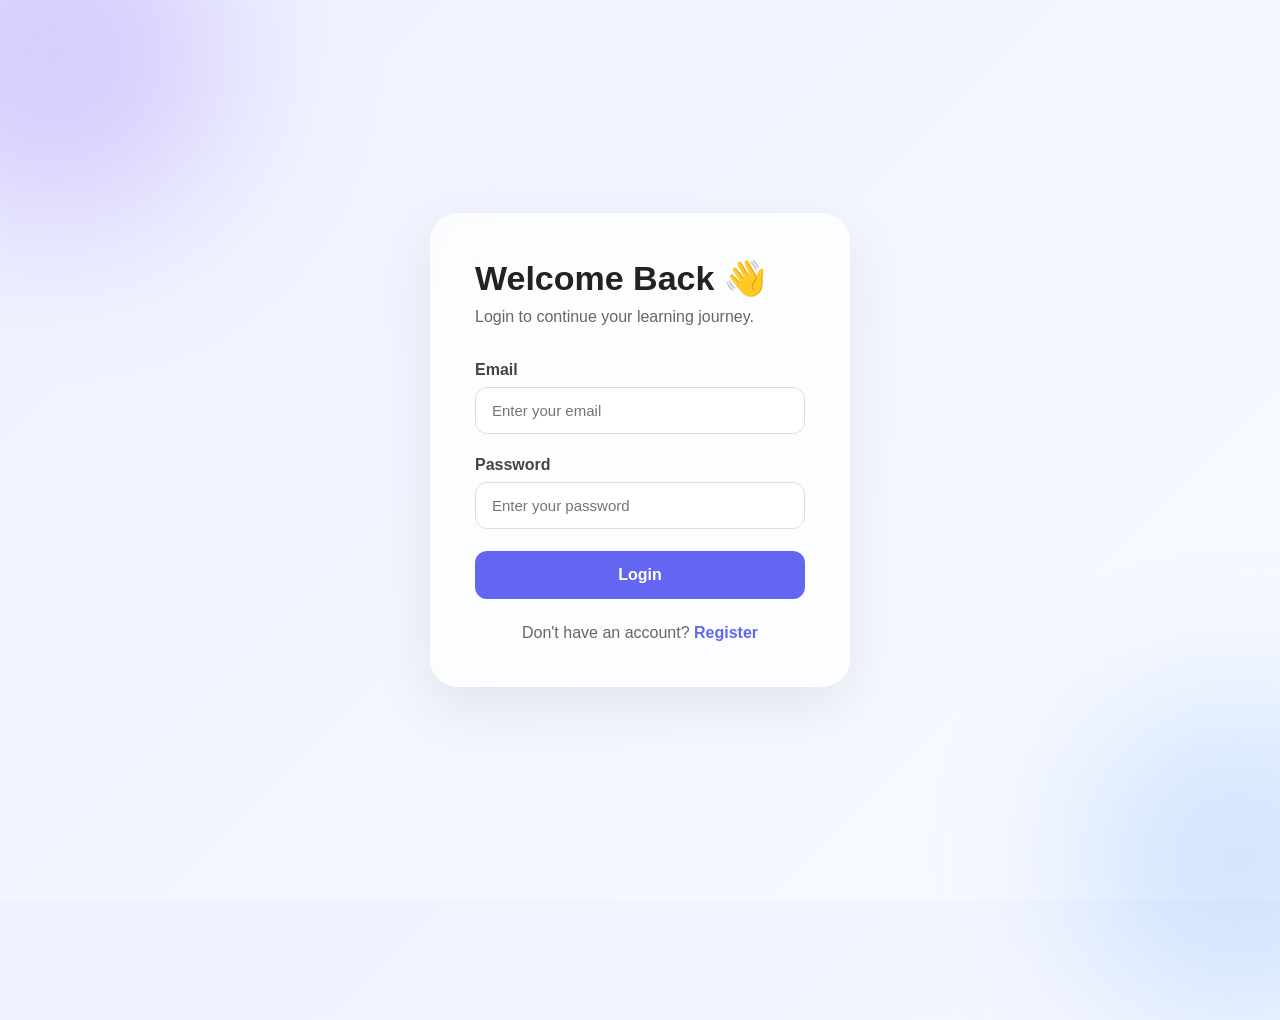
<file: src/main/resources/static/dashboard.html>
<!DOCTYPE html>
<html lang="en">

<head>

    <meta charset="UTF-8">
    <meta name="viewport" content="width=device-width, initial-scale=1.0">

    <title>Dashboard | Career Compass</title>

    <link rel="stylesheet" href="css/dashboard.css">

</head>

<body>

<div class="dashboard">

    <div class="sidebar">

        <h2>🧭 Career Compass</h2>

        <a href="#welcome-section">Dashboard</a>
        <a href="#roadmap-section">Roadmaps</a>
        <a href="#progressText">Progress</a>
        <a href="index.html">Back To Home</a>

        <button id="logoutBtn">Logout</button>

    </div>

    <div class="content">

        <!-- ================= WELCOME ================= -->

        <div class="welcome-section">

            <div class="welcome-text">

        <span class="welcome-badge">
            🚀 Dashboard
        </span>

                <h1 id="welcome">
                    Welcome 👋
                </h1>

                <p>
                    Keep learning consistently.
                    Every small step brings you closer to your dream career.
                </p>

            </div>

            <div class="profile-box">

                <div class="avatar">

                    👩‍💻

                </div>

                <h3 id="profileName">
                    Student
                </h3>

                <span>
            Career Explorer
        </span>

            </div>

        </div>

        <div class="cards">

            <div class="card">

                <div class="card-icon">📚</div>

                <h3>Roadmaps</h3>

                <p>3</p>

            </div>

            <div class="card">

                <div class="card-icon">🎯</div>

                <h3>Progress</h3>

                <p id="progressPercent">0%</p>

            </div>

            <div class="card">

                <div class="card-icon">🔥</div>

                <h3>Streak</h3>

                <p>12 Days</p>

            </div>

            <div class="card">

                <div class="card-icon">🏆</div>

                <h3>Completed</h3>

                <p id="completedTopics">0</p>

            </div>

        </div>

    </div>

</div>

<!-- ================= ROADMAP GENERATOR ================= -->

<div class="roadmap-section">

    <h2>Generate Your Learning Roadmap</h2>

    <div class="roadmap-form">

        <input
                type="text"
                id="goal"
                placeholder="Enter your career goal (e.g. Java Developer)"
        >

        <button id="generateBtn">
            Generate Roadmap
        </button>

    </div>

    <div class="progress-container">

        <div class="progress-bar">

            <div id="progressFill"></div>

        </div>

        <p id="progressText">

            0% Completed

        </p>

    </div>

    <div id="roadmapResult"></div>

    <div id="roadmapResult">

    </div>

</div>

<script src="js/dashboard.js"></script>

</body>
</html>
</file>
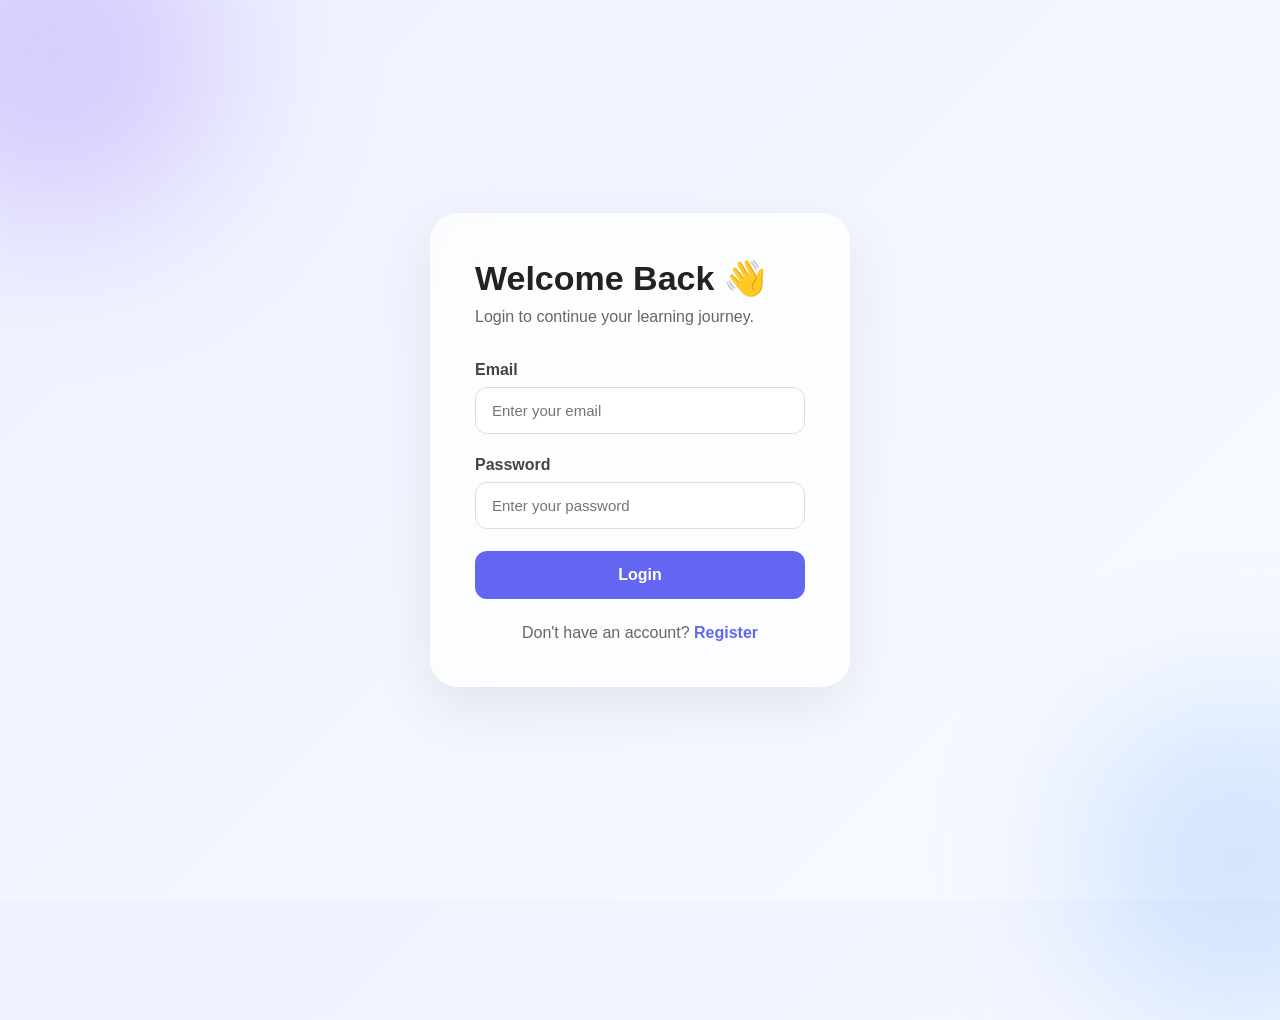
<file: src/main/resources/static/login.html>
<!DOCTYPE html>
<html lang="en">
<head>

    <meta charset="UTF-8">
    <meta name="viewport" content="width=device-width, initial-scale=1.0">

    <title>Career Compass | Login</title>

    <link rel="stylesheet" href="css/login.css">

</head>

<body>

<!-- Background -->

<div class="circle circle1"></div>
<div class="circle circle2"></div>

<!-- Login Card -->

<div class="login-card">

    <h2>Welcome Back 👋</h2>

    <p>Login to continue your learning journey.</p>

    <form id="loginForm">

        <div class="input-group">

            <label>Email</label>

            <input
                    type="email"
                    id="email"
                    placeholder="Enter your email"
                    required>

        </div>

        <div class="input-group">

            <label>Password</label>

            <input
                    type="password"
                    id="password"
                    placeholder="Enter your password"
                    required>

        </div>

        <button type="submit" class="login-btn">

            Login

        </button>

    </form>

    <div class="register">

        Don't have an account?

        <a href="register.html">Register</a>

    </div>

</div>

<script src="js/login.js"></script>

</body>
</html>
</file>
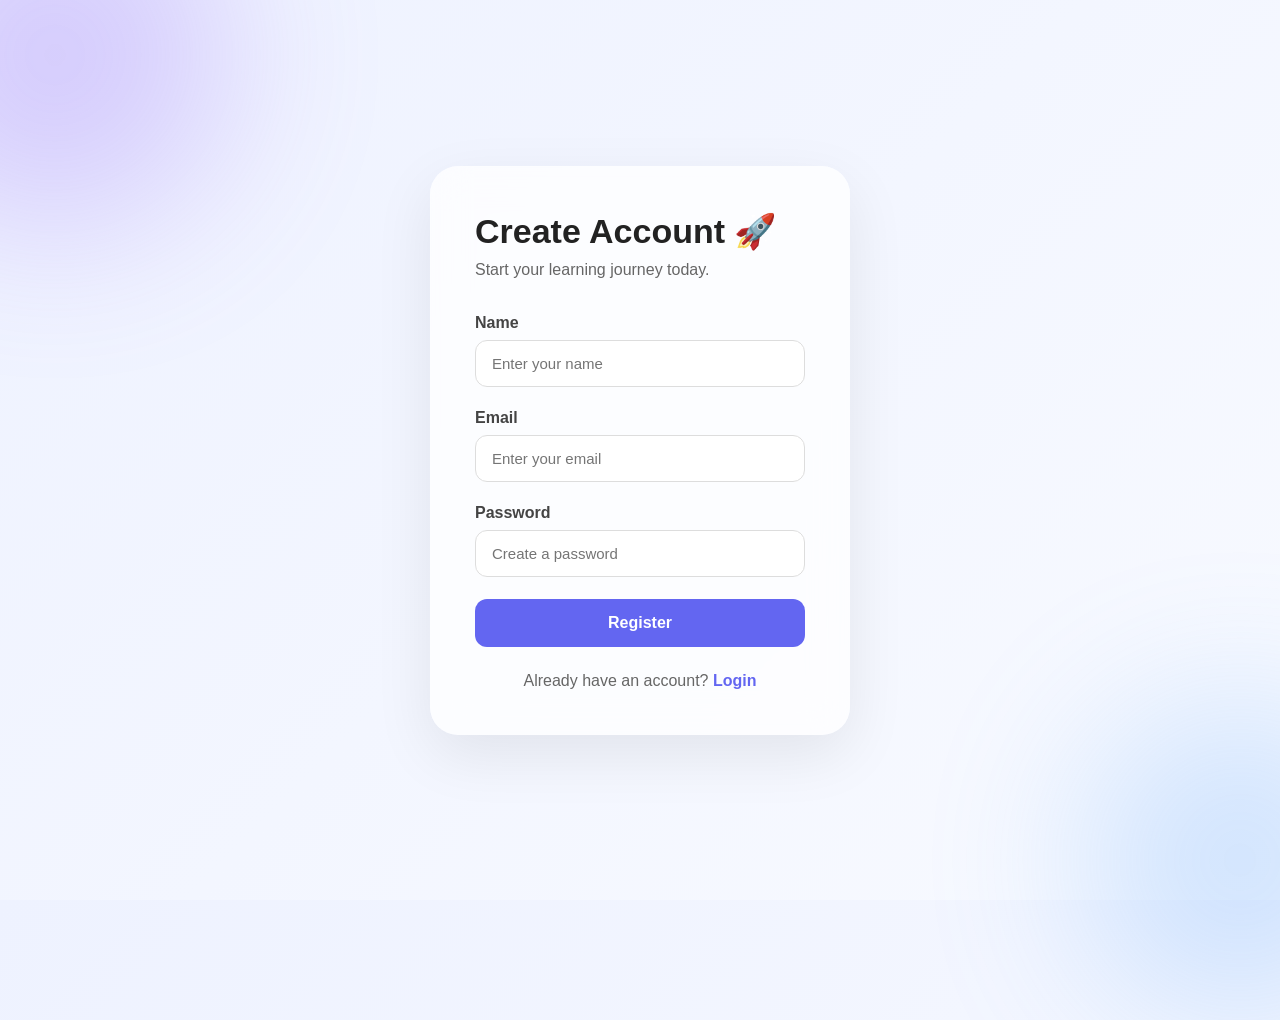
<file: src/main/resources/static/register.html>
<!DOCTYPE html>
<html lang="en">

<head>

    <meta charset="UTF-8">
    <meta name="viewport" content="width=device-width, initial-scale=1.0">

    <title>Career Compass | Register</title>

    <link rel="stylesheet" href="css/register.css">

</head>

<body>

<div class="circle circle1"></div>
<div class="circle circle2"></div>

<div class="register-card">

    <h2>Create Account 🚀</h2>

    <p>Start your learning journey today.</p>

    <form id="registerForm">

        <div class="input-group">

            <label>Name</label>

            <input
                    type="text"
                    id="name"
                    placeholder="Enter your name"
                    required>

        </div>

        <div class="input-group">

            <label>Email</label>

            <input
                    type="email"
                    id="email"
                    placeholder="Enter your email"
                    required>

        </div>

        <div class="input-group">

            <label>Password</label>

            <input
                    type="password"
                    id="password"
                    placeholder="Create a password"
                    required>

        </div>

        <button type="submit" class="register-btn">

            Register

        </button>

    </form>

    <div class="login-link">

        Already have an account?

        <a href="login.html">Login</a>

    </div>

</div>

<script src="js/register.js"></script>

</body>

</html>
</file>
<file: src/main/resources/static/css/dashboard.css>
/* ================= DASHBOARD ================= */

*{
    margin:0;
    padding:0;
    box-sizing:border-box;
    font-family:'Poppins',sans-serif;
}

body{

    background:#f5f7ff;

}

.dashboard{

    display:flex;

    min-height:100vh;

}

/* ================= SIDEBAR ================= */

.sidebar{

    width:260px;

    background:#6366F1;

    color:white;

    padding:35px 25px;

    display:flex;

    flex-direction:column;

}

.sidebar h2{

    margin-bottom:45px;

    font-size:28px;

}

.sidebar a{

    text-decoration:none;

    color:white;

    margin:15px 0;

    padding:12px;

    border-radius:10px;

    transition:.3s;

}

.sidebar a:hover{

    background:rgba(255,255,255,.15);

}

#logoutBtn{

    margin-top:auto;

    padding:14px;

    border:none;

    border-radius:10px;

    background:white;

    color:#6366F1;

    font-weight:700;

    cursor:pointer;

}


/* ================= CONTENT ================= */

.content{

    flex:1;

    padding:50px;

}

.content h1{

    font-size:42px;

    color:#222;

    margin-bottom:40px;

}

/* ================= CARDS ================= */

.cards{

    display:grid;

    grid-template-columns:repeat(auto-fit,minmax(220px,1fr));

    gap:25px;

}

.card{

    background:white;

    padding:30px;

    border-radius:20px;

    box-shadow:0 15px 35px rgba(0,0,0,.08);

    transition:.35s ease;

}

.card:hover{

    transform:translateY(-8px);

    box-shadow:0 25px 50px rgba(99,102,241,.15);

}

.card h3{

    color:#666;

    font-size:20px;

    margin-bottom:15px;

}

.card p{

    font-size:34px;

    font-weight:700;

    color:#6366F1;

}

/* ================= ROADMAP ================= */

.roadmap-section{

    margin-top:50px;

    background:white;

    padding:30px;

    border-radius:20px;

    box-shadow:0 15px 35px rgba(0,0,0,.08);

}

.roadmap-section h2{

    margin-bottom:25px;

    color:#222;

}

.roadmap-form{

    display:flex;

    gap:15px;

}

.roadmap-form input{

    flex:1;

    padding:15px;

    border:1px solid #ddd;

    border-radius:12px;

    font-size:16px;

}

.roadmap-form input:focus{

    outline:none;

    border-color:#6366F1;

}

.roadmap-form button{

    padding:15px 28px;

    border:none;

    border-radius:12px;

    background:#6366F1;

    color:white;

    cursor:pointer;

    transition:.3s;

}

.roadmap-form button:hover{

    background:#4f46e5;

}

#roadmapResult{

    margin-top:30px;

}

#roadmapResult ul{

    padding-left:20px;

}

#roadmapResult li{

    margin:12px 0;

    font-size:17px;

    color:#444;

}

/* ================= ROADMAP CARDS ================= */

.roadmap-card{

    display:flex;

    align-items:center;

    gap:18px;

    background:#f8f9ff;

    padding:18px 22px;

    border-radius:15px;

    margin-top:18px;

    transition:.3s;

    border:2px solid transparent;

}

.roadmap-card:hover{

    transform:translateX(8px);

    border-color:#6366F1;

    background:white;

    box-shadow:0 12px 30px rgba(99,102,241,.12);

}

.roadmap-card input{

    width:22px;

    height:22px;

    cursor:pointer;

}

.roadmap-card label{

    font-size:18px;

    cursor:pointer;

    color:#333;

    font-weight:500;

}

/* ===== Roadmap Progress ===== */

.progress-container{

    margin-top:30px;

}

.progress-bar{

    width:100%;

    height:14px;

    background:#ececff;

    border-radius:30px;

    overflow:hidden;

}

#progressFill{

    width:0%;

    height:100%;

    background:linear-gradient(90deg,#6366F1,#4F8BFF);

    border-radius:30px;

    transition:.4s;

}

#progressText{

    margin-top:10px;

    font-weight:600;

    color:#555;

}

/* ================= WELCOME ================= */

.welcome-section{

    display:flex;

    justify-content:space-between;

    align-items:center;

    background:white;

    padding:35px 40px;

    border-radius:24px;

    box-shadow:0 15px 35px rgba(0,0,0,.08);

    margin-bottom:35px;

}

.welcome-text{

    max-width:600px;

}

.welcome-badge{

    display:inline-block;

    background:#EEF2FF;

    color:#6366F1;

    padding:8px 18px;

    border-radius:30px;

    font-weight:600;

    margin-bottom:20px;

}

.welcome-text h1{

    font-size:42px;

    margin-bottom:15px;

    color:#222;

}

.welcome-text p{

    color:#666;

    font-size:18px;

    line-height:1.7;

}

.profile-box{

    text-align:center;

}

.avatar{

    width:90px;

    height:90px;

    border-radius:50%;

    background:linear-gradient(135deg,#6366F1,#7C3AED);

    color:white;

    display:flex;

    justify-content:center;

    align-items:center;

    font-size:42px;

    margin:auto;

    margin-bottom:15px;

}

.profile-box h3{

    font-size:24px;

    color:#222;

}

.profile-box span{

    color:#777;

}

/* ================= PREMIUM CARDS ================= */

.cards{

    display:grid;

    grid-template-columns:repeat(auto-fit,minmax(220px,1fr));

    gap:25px;

    margin-bottom:45px;

}

.card{

    background:white;

    border-radius:22px;

    padding:28px;

    box-shadow:0 15px 35px rgba(0,0,0,.08);

    transition:.35s;

    position:relative;

    overflow:hidden;

}

.card::before{

    content:"";

    position:absolute;

    top:0;

    left:0;

    width:100%;

    height:5px;

    background:linear-gradient(90deg,#6366F1,#4F8BFF);

}

.card:hover{

    transform:translateY(-8px);

    box-shadow:0 25px 45px rgba(99,102,241,.18);

}

.card-icon{

    width:55px;

    height:55px;

    border-radius:15px;

    background:#EEF2FF;

    display:flex;

    justify-content:center;

    align-items:center;

    font-size:26px;

    margin-bottom:20px;

}

.card h3{

    color:#666;

    font-size:18px;

    margin-bottom:10px;

}

.card p{

    font-size:34px;

    font-weight:700;

    color:#222;

}

/* ===== Better Roadmap Cards ===== */

.roadmap-card{

    display:flex;

    justify-content:space-between;

    align-items:center;

    width:80%;

    background:white;

    padding:22px;

    margin:20px auto;

    max-width:1000px;

    border-radius:18px;

    border-left:6px solid #6366F1;

    box-shadow:0 10px 25px rgba(0,0,0,.08);

    transition:.35s;

}

.roadmap-card:hover{

    transform:translateY(-5px);

    box-shadow:0 18px 35px rgba(99,102,241,.15);

}

.roadmap-info h4{

    margin-bottom:10px;

    color:#222;

}

.roadmap-meta{

    display:flex;

    gap:15px;

}

.level,
.duration{

    background:#EEF2FF;

    color:#6366F1;

    padding:6px 12px;

    border-radius:20px;

    font-size:13px;

    font-weight:600;

}

.roadmap-check{

    width:24px;

    height:24px;

    cursor:pointer;
}
.roadmap-header{

    width:75%;

    margin:0 auto 30px;

}
</file>
<file: src/main/resources/static/css/login.css>
/* ================= LOGIN PAGE ================= */

*{
    margin:0;
    padding:0;
    box-sizing:border-box;
    font-family:'Poppins',sans-serif;
}

body{

    min-height:100vh;

    display:flex;

    justify-content:center;

    align-items:center;

    background:linear-gradient(135deg,#eef2ff,#f8faff);

    overflow:hidden;

}

/* Background Circles */

.circle{

    position:absolute;

    border-radius:50%;

    filter:blur(80px);

    z-index:-1;

}

.circle1{

    width:350px;
    height:350px;

    background:#8b5cf6;

    top:-120px;
    left:-120px;

    opacity:.25;

}

.circle2{

    width:320px;
    height:320px;

    background:#60a5fa;

    bottom:-120px;
    right:-120px;

    opacity:.25;

}

/* Login Card */

.login-card{

    width:420px;

    background:rgba(255,255,255,.75);

    backdrop-filter:blur(18px);

    border-radius:28px;

    padding:45px;

    box-shadow:0 20px 60px rgba(0,0,0,.08);

}

/* Heading */

.login-card h2{

    font-size:34px;

    color:#222;

    margin-bottom:10px;

}

.login-card p{

    color:#666;

    margin-bottom:35px;

}

/* Form */

.input-group{

    margin-bottom:22px;

}

.input-group label{

    display:block;

    margin-bottom:8px;

    font-weight:600;

    color:#444;

}

.input-group input{

    width:100%;

    padding:14px 16px;

    border:1px solid #ddd;

    border-radius:12px;

    font-size:15px;

    transition:.3s;

}

.input-group input:focus{

    outline:none;

    border-color:#6366F1;

    box-shadow:0 0 0 4px rgba(99,102,241,.15);

}

/* Button */

.login-btn{

    width:100%;

    padding:15px;

    border:none;

    border-radius:12px;

    background:#6366F1;

    color:white;

    font-size:16px;

    font-weight:600;

    cursor:pointer;

    transition:.3s;

}

.login-btn:hover{

    transform:translateY(-3px);

    box-shadow:0 15px 30px rgba(99,102,241,.25);

}

/* Register Link */

.register{

    margin-top:25px;

    text-align:center;

    color:#666;

}

.register a{

    color:#6366F1;

    text-decoration:none;

    font-weight:600;

}
</file>
<file: src/main/resources/static/css/register.css>
/* ================= LOGIN PAGE ================= */

*{
    margin:0;
    padding:0;
    box-sizing:border-box;
    font-family:'Poppins',sans-serif;
}

body{

    min-height:100vh;

    display:flex;

    justify-content:center;

    align-items:center;

    background:linear-gradient(135deg,#eef2ff,#f8faff);

    overflow:hidden;

}

/* Background Circles */

.circle{

    position:absolute;

    border-radius:50%;

    filter:blur(80px);

    z-index:-1;

}

.circle1{

    width:350px;
    height:350px;

    background:#8b5cf6;

    top:-120px;
    left:-120px;

    opacity:.25;

}

.circle2{

    width:320px;
    height:320px;

    background:#60a5fa;

    bottom:-120px;
    right:-120px;

    opacity:.25;

}

/* register Card */

.register-card{

    width:420px;

    background:rgba(255,255,255,.75);

    backdrop-filter:blur(18px);

    border-radius:28px;

    padding:45px;

    box-shadow:0 20px 60px rgba(0,0,0,.08);

}

/* Heading */

.register-card h2{

    font-size:34px;

    color:#222;

    margin-bottom:10px;

}

.register-card p{

    color:#666;

    margin-bottom:35px;

}

/* Form */

.input-group{

    margin-bottom:22px;

}

.input-group label{

    display:block;

    margin-bottom:8px;

    font-weight:600;

    color:#444;

}

.input-group input{

    width:100%;

    padding:14px 16px;

    border:1px solid #ddd;

    border-radius:12px;

    font-size:15px;

    transition:.3s;

}

.input-group input:focus{

    outline:none;

    border-color:#6366F1;

    box-shadow:0 0 0 4px rgba(99,102,241,.15);

}

/* Button */

.register-btn{

    width:100%;

    padding:15px;

    border:none;

    border-radius:12px;

    background:#6366F1;

    color:white;

    font-size:16px;

    font-weight:600;

    cursor:pointer;

    transition:.3s;

}

.register-btn:hover{

    transform:translateY(-3px);

    box-shadow:0 15px 30px rgba(99,102,241,.25);

}

/* Register Link */

.login-link{

    margin-top:25px;

    text-align:center;

    color:#666;

}

.login-link a{

    color:#6366F1;

    text-decoration:none;

    font-weight:600;

}
</file>
